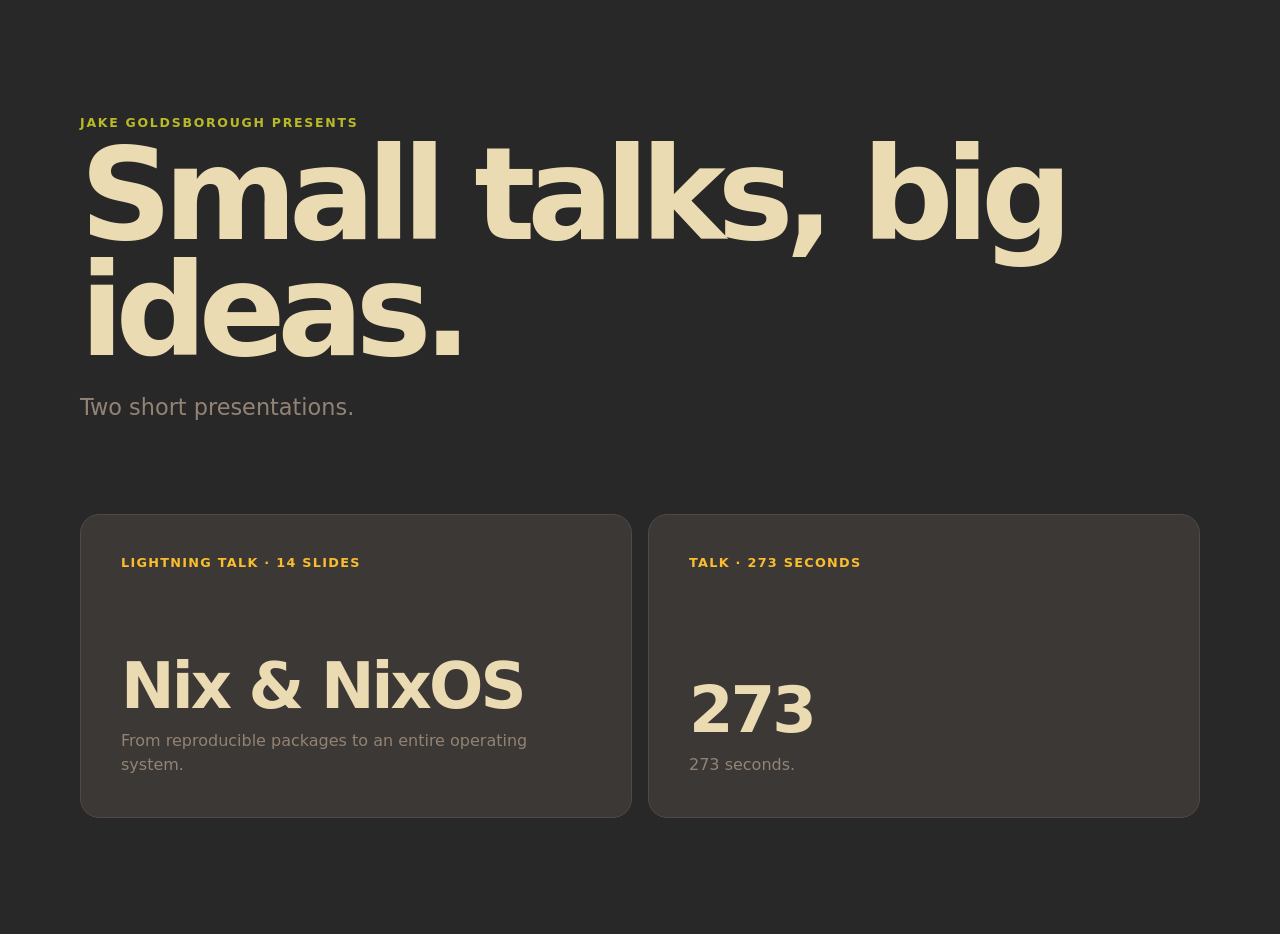
<file: index.html>
<!doctype html>
<html lang="en">
<head>
  <meta charset="utf-8">
  <meta name="viewport" content="width=device-width, initial-scale=1">
  <meta name="description" content="Talks by Jake Goldsborough">
  <title>Talks · Jake Goldsborough</title>
  <link rel="stylesheet" href="assets/site.css">
</head>
<body>
  <main class="home">
    <div class="eyebrow">Jake Goldsborough presents</div>
    <h1>Small talks, big ideas.</h1>
    <p class="intro">Two short presentations.</p>
    <div class="talk-grid">
      <a class="talk-card" href="nix/">
        <span class="meta">Lightning talk · 14 slides</span>
        <h2>Nix &amp; NixOS</h2>
        <p>From reproducible packages to an entire operating system.</p>
      </a>
      <a class="talk-card" href="273/">
        <span class="meta">Talk · 273 seconds</span>
        <h2>273</h2>
        <p>273 seconds.</p>
      </a>
    </div>
  </main>
</body>
</html>
</file>
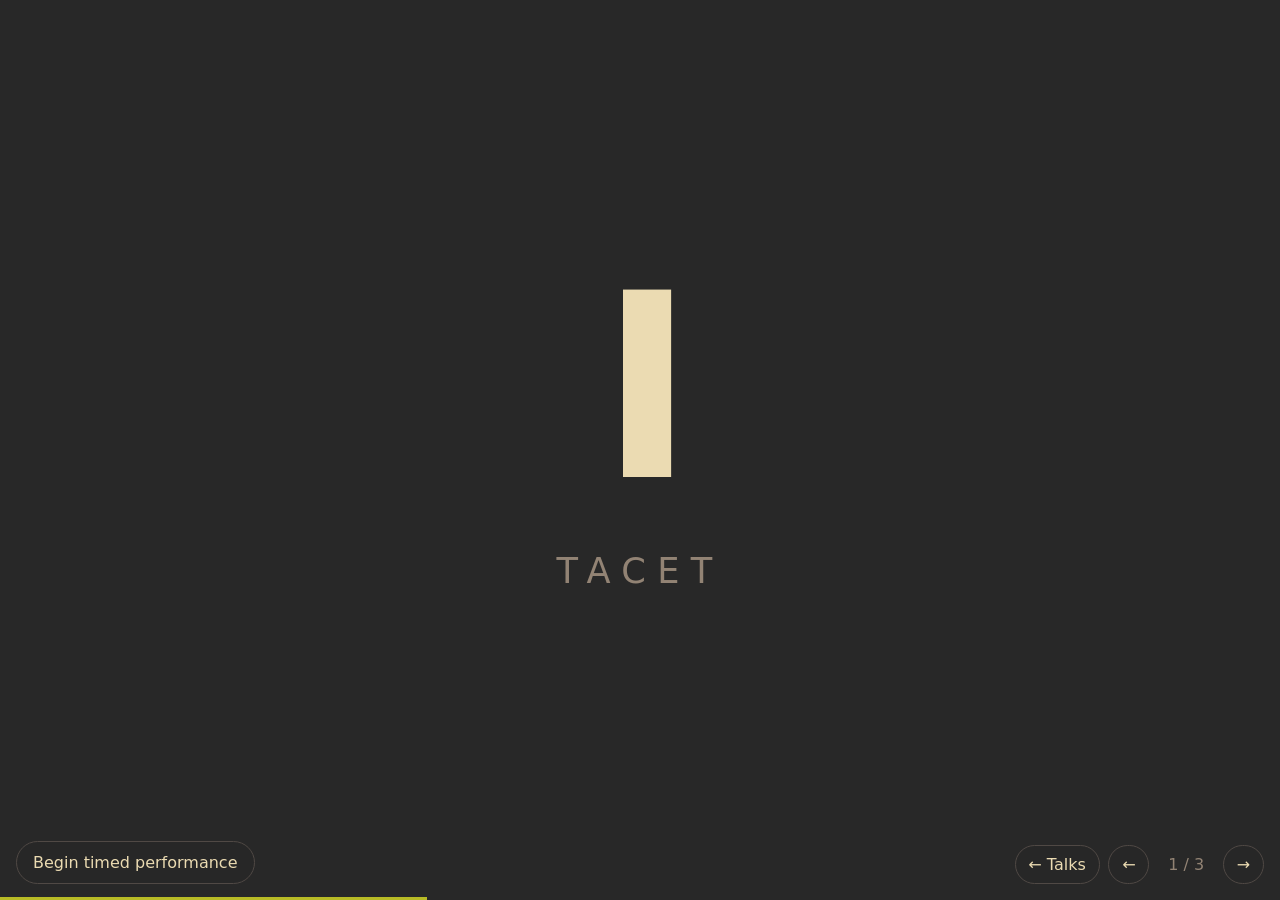
<file: 273/index.html>
<!doctype html>
<html lang="en">
<head>
  <meta charset="utf-8">
  <meta name="viewport" content="width=device-width, initial-scale=1">
  <meta name="description" content="A 273-second talk">
  <title>273</title>
  <link rel="stylesheet" href="../assets/site.css">
</head>
<body class="deck" data-deck-title="273" data-durations="30000,143000,100000">
  <main>
    <section class="slide movement" data-title="I"><div><h1>I</h1><p>TACET</p></div></section>
    <section class="slide movement" data-title="II"><div><h1>II</h1><p>TACET</p></div></section>
    <section class="slide movement" data-title="III"><div><h1>III</h1><p>TACET</p></div></section>
  </main>
  <button class="performance-start" data-performance>Begin timed performance</button>
  <nav class="deck-nav" aria-label="Slide navigation"><a href="../" aria-label="All talks">← Talks</a><button data-previous aria-label="Previous movement">←</button><span class="slide-count" aria-live="polite"></span><button data-next aria-label="Next movement">→</button></nav>
  <div class="progress" aria-hidden="true"></div>
  <script src="../assets/deck.js"></script>
</body>
</html>
</file>
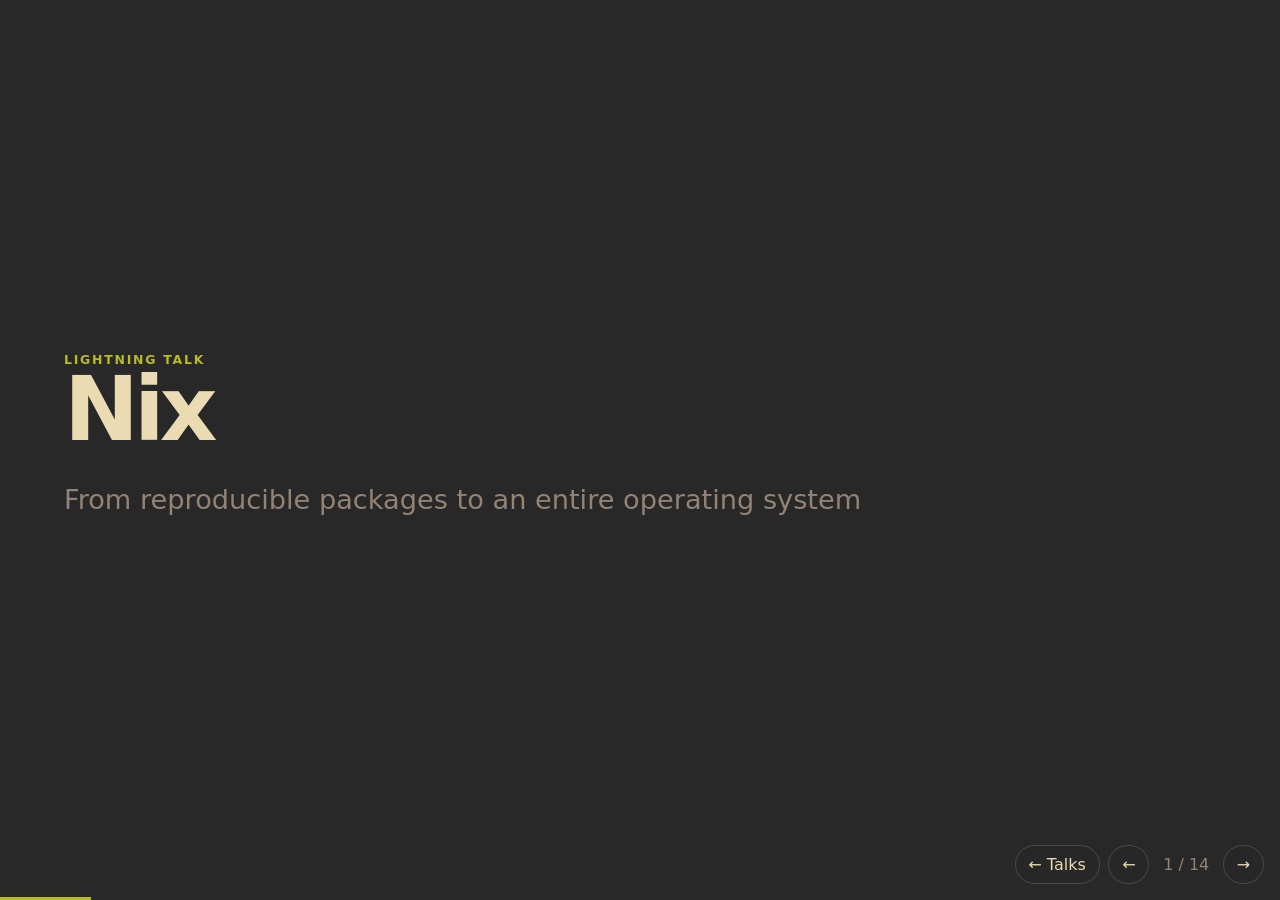
<file: nix/index.html>
<!doctype html>
<html lang="en">
<head>
  <meta charset="utf-8">
  <meta name="viewport" content="width=device-width, initial-scale=1">
  <meta name="description" content="A lightning talk introducing Nix and NixOS">
  <title>Nix &amp; NixOS</title>
  <link rel="stylesheet" href="../assets/site.css">
</head>
<body class="deck" data-deck-title="Nix &amp; NixOS">
  <main>
    <section class="slide" data-title="Nix"><div><div class="eyebrow">Lightning talk</div><h1>Nix</h1><p class="quiet">From reproducible packages to an entire operating system</p></div></section>
    <section class="slide"><div><h2>Agenda</h2><ul><li>What Nix is</li><li>How the Nix store and build graph work</li><li>Reproducible development environments</li><li>How NixOS applies the model to an entire machine</li><li>Why any of this is useful</li></ul></div></section>
    <section class="slide"><div><h2>A different question</h2><p>Most package managers ask:</p><blockquote><p>How do I install this package?</p></blockquote><p>Nix asks:</p><blockquote><p>How do I describe this build so I can produce it again?</p></blockquote></div></section>
    <section class="slide"><div><h2>What is Nix?</h2><ul><li>A package manager</li><li>A build system</li><li>A functional configuration language</li><li>An immutable store of build results</li></ul><p class="accent">One model connects all four.</p></div></section>
    <section class="slide"><div><h2>Builds are functions</h2><pre><code>build(source, compiler, dependencies, flags)
    -&gt; /nix/store/9f8...-ripgrep-14.1.0</code></pre><p>Change an input and you get a new output path.</p><p class="quiet">The old output is not overwritten.</p></div></section>
    <section class="slide"><div><h2>Nothing fights over /usr/lib</h2><pre><code>/nix/store/a1...-openssl-3.0
/nix/store/b7...-openssl-3.3
/nix/store/9f...-my-application</code></pre><ul><li>Multiple versions coexist</li><li>Dependencies do not compete globally</li><li>Profiles select which results you see</li></ul></div></section>
    <section class="slide"><div><h2>Realizing the graph</h2><p>Nix evaluates a dependency graph, then realizes its missing outputs.</p><ul><li>Download an identical result from a binary cache</li><li>Build it in an isolated environment when needed</li><li>Assemble a profile from immutable store paths</li><li>Switch to that profile atomically</li></ul></div></section>
    <section class="slide"><div><h2>One level up: the project</h2><pre><code>nix-shell        # shell.nix
nix develop      # flake.nix</code></pre><p>Describe the complete environment needed to work on a project.</p><p class="accent">Enter the project and the tools appear. Leave it and they disappear.</p></div></section>
    <section class="slide"><div><h2>A development shell</h2><pre><code>{ pkgs ? import &lt;nixpkgs&gt; {} }:

pkgs.mkShell {
  packages = with pkgs; [
    nodejs_22 ruby_3_4 postgresql_17 gnumake
  ];
}</code></pre><pre><code>nix-shell</code></pre></div></section>
    <section class="slide"><div><div class="eyebrow">One more level</div><h1>NixOS</h1><blockquote><p>What if we describe the whole operating system with Nix?</p></blockquote></div></section>
    <section class="slide"><div><h2>Describe the machine</h2><pre><code>{ pkgs, ... }: {
  networking.hostName = "demo";
  time.timeZone = "Europe/Madrid";
  users.users.ducks = {
    isNormalUser = true;
    extraGroups = [ "wheel" "networkmanager" ];
  };
  services.openssh.enable = true;
  services.postgresql.enable = true;
  environment.systemPackages = with pkgs; [ git ripgrep neovim ];
}</code></pre></div></section>
    <section class="slide"><div><h2>Build, switch, keep the old one</h2><pre><code>sudo nixos-rebuild switch</code></pre><ul><li>Modules combine into one system configuration</li><li>Nix builds a complete new generation</li><li>Activation switches the running machine to it</li><li>Older generations remain available for rollback</li></ul><p class="quiet">Even the boot menu can take you back.</p></div></section>
    <section class="slide"><div><h2>Executable documentation</h2><p>Traditional instructions say:</p><blockquote><p>Install these packages, edit these files, then restart everything.</p></blockquote><p>A NixOS configuration says what the machine <em>should be</em>.</p><p class="accent">Buildable. Reviewable. Reproducible. Recoverable.</p></div></section>
    <section class="slide"><div><div class="eyebrow">The idea</div><h2>If we can describe a package, why not describe the entire computer?</h2></div></section>
  </main>
  <nav class="deck-nav" aria-label="Slide navigation"><a href="../" aria-label="All talks">← Talks</a><button data-previous aria-label="Previous slide">←</button><span class="slide-count" aria-live="polite"></span><button data-next aria-label="Next slide">→</button></nav>
  <div class="progress" aria-hidden="true"></div>
  <script src="../assets/deck.js"></script>
</body>
</html>
</file>
<file: assets/site.css>
:root {
  color-scheme: dark;
  --ink: #ebdbb2;
  --muted: #928374;
  --paper: #282828;
  --panel: #3c3836;
  --line: #504945;
  --green: #b8bb26;
  --blue: #83a598;
  --gold: #fabd2f;
  font-family: Inter, ui-sans-serif, system-ui, -apple-system, BlinkMacSystemFont, "Segoe UI", sans-serif;
}

* { box-sizing: border-box; }

html, body { min-height: 100%; }

body {
  margin: 0;
  background: var(--paper);
  color: var(--ink);
}

a { color: var(--blue); }

.home {
  width: min(70rem, calc(100% - 2rem));
  margin: 0 auto;
  padding: clamp(3rem, 9vw, 8rem) 0;
}

.eyebrow {
  color: var(--green);
  font-size: .78rem;
  font-weight: 750;
  letter-spacing: .14em;
  text-transform: uppercase;
}

h1 {
  max-width: 13ch;
  margin: .45rem 0 1rem;
  font-size: clamp(3.25rem, 11vw, 8rem);
  line-height: .9;
  letter-spacing: -.065em;
}

.intro {
  max-width: 43rem;
  color: var(--muted);
  font-size: clamp(1.05rem, 2.5vw, 1.4rem);
  line-height: 1.55;
}

.talk-grid {
  display: grid;
  grid-template-columns: repeat(auto-fit, minmax(min(100%, 22rem), 1fr));
  gap: 1rem;
  margin-top: clamp(3rem, 7vw, 6rem);
}

.talk-card {
  display: flex;
  min-height: 19rem;
  flex-direction: column;
  padding: clamp(1.5rem, 4vw, 2.5rem);
  border: 1px solid var(--line);
  border-radius: 1.2rem;
  background: var(--panel);
  color: inherit;
  text-decoration: none;
  transition: transform 160ms ease, border-color 160ms ease;
}

.talk-card:hover, .talk-card:focus-visible {
  border-color: var(--green);
  transform: translateY(-4px);
  outline: none;
}

.talk-card h2 {
  margin: auto 0 .8rem;
  font-size: clamp(2.3rem, 5vw, 4rem);
  line-height: .95;
  letter-spacing: -.045em;
}

.talk-card p { margin: 0; color: var(--muted); line-height: 1.5; }
.talk-card .meta { color: var(--gold); font-size: .8rem; font-weight: 700; letter-spacing: .1em; text-transform: uppercase; }

.deck {
  height: 100vh;
  height: 100dvh;
  overflow: hidden;
}

.deck > main { height: 100%; }

.slide {
  display: none;
  width: min(72rem, calc(100% - clamp(2rem, 8vw, 8rem)));
  height: 100%;
  margin: 0 auto;
}

.slide.active {
  display: flex;
  flex-direction: column;
  justify-content: center;
}

.slide h1, .slide h2 {
  max-width: 16ch;
  margin: 0 0 1.5rem;
  font-size: clamp(2.6rem, 7vw, 6.5rem);
  line-height: .95;
  letter-spacing: -.055em;
}

.slide h2 { font-size: clamp(2.1rem, 5.2vw, 4.8rem); }
.slide p, .slide li { font-size: clamp(1.05rem, 2.15vw, 1.7rem); line-height: 1.5; }
.slide li + li { margin-top: .55rem; }
.slide blockquote { margin: 1.8rem 0; padding-left: 1.2rem; border-left: .32rem solid var(--green); }
.slide blockquote p { font-size: clamp(1.4rem, 3.2vw, 2.5rem); }

pre {
  max-width: 100%;
  overflow: auto;
  padding: 1.15rem 1.35rem;
  border: 1px solid var(--line);
  border-radius: .8rem;
  background: #1d2021;
  color: #d5c4a1;
  font: clamp(.72rem, 1.55vw, 1.15rem)/1.55 ui-monospace, SFMono-Regular, Menlo, Consolas, monospace;
  text-align: left;
}

.accent { color: var(--green); }
.quiet { color: var(--muted); }

.deck-nav {
  position: fixed;
  z-index: 10;
  right: 1rem;
  bottom: 1rem;
  display: flex;
  align-items: center;
  gap: .55rem;
}

.deck-nav a, .deck-nav button, .performance-start {
  border: 1px solid var(--line);
  border-radius: 999px;
  background: rgba(40, 40, 40, .92);
  color: var(--ink);
  font: inherit;
  text-decoration: none;
  cursor: pointer;
}

.deck-nav a, .deck-nav button { padding: .55rem .8rem; }
.deck-nav button:hover, .deck-nav button:focus-visible, .deck-nav a:focus-visible { border-color: var(--green); outline: none; }
.slide-count { min-width: 3.5rem; color: var(--muted); text-align: center; font-variant-numeric: tabular-nums; }

.progress {
  position: fixed;
  z-index: 9;
  bottom: 0;
  left: 0;
  width: 0;
  height: 3px;
  background: var(--green);
  transition: width 180ms ease;
}

.movement { text-align: center; }
.movement h1 { max-width: none; font-size: clamp(5rem, 22vw, 16rem); }
.movement p { color: var(--muted); font-size: clamp(1.25rem, 3vw, 2.2rem); letter-spacing: .32em; }
.performance-start { position: fixed; z-index: 12; left: 1rem; bottom: 1rem; padding: .7rem 1rem; }
.performance-running .deck-nav, .performance-running .performance-start, .performance-running .progress { display: none; }
.performance-ended { background: #000; cursor: none; }
.performance-ended .slide, .performance-ended .deck-nav, .performance-ended .performance-start, .performance-ended .progress { display: none; }

@media (max-width: 600px) {
  .slide { width: calc(100% - 2rem); padding-bottom: 4rem; }
  .slide ul { padding-left: 1.3rem; }
  .deck-nav { right: .7rem; bottom: .7rem; }
}

@media (prefers-reduced-motion: reduce) {
  *, *::before, *::after { scroll-behavior: auto !important; transition: none !important; }
}
</file>
